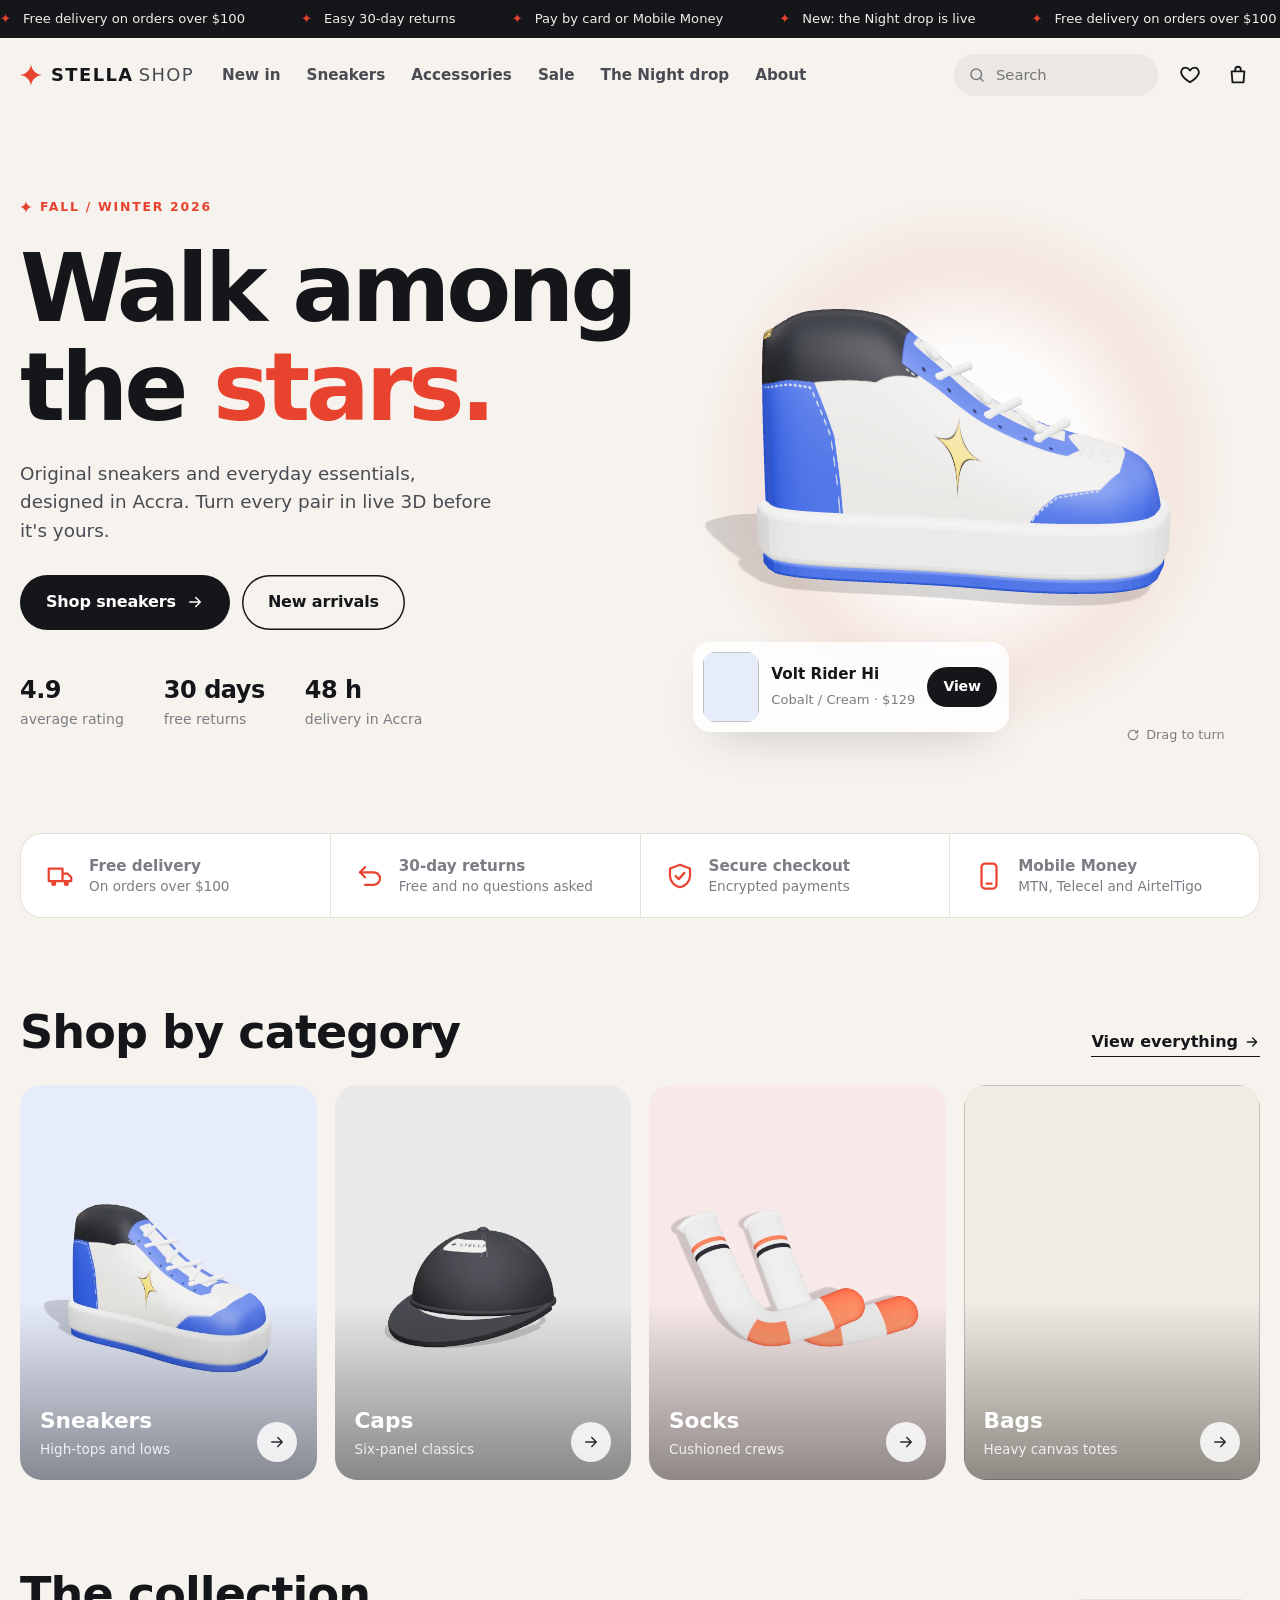
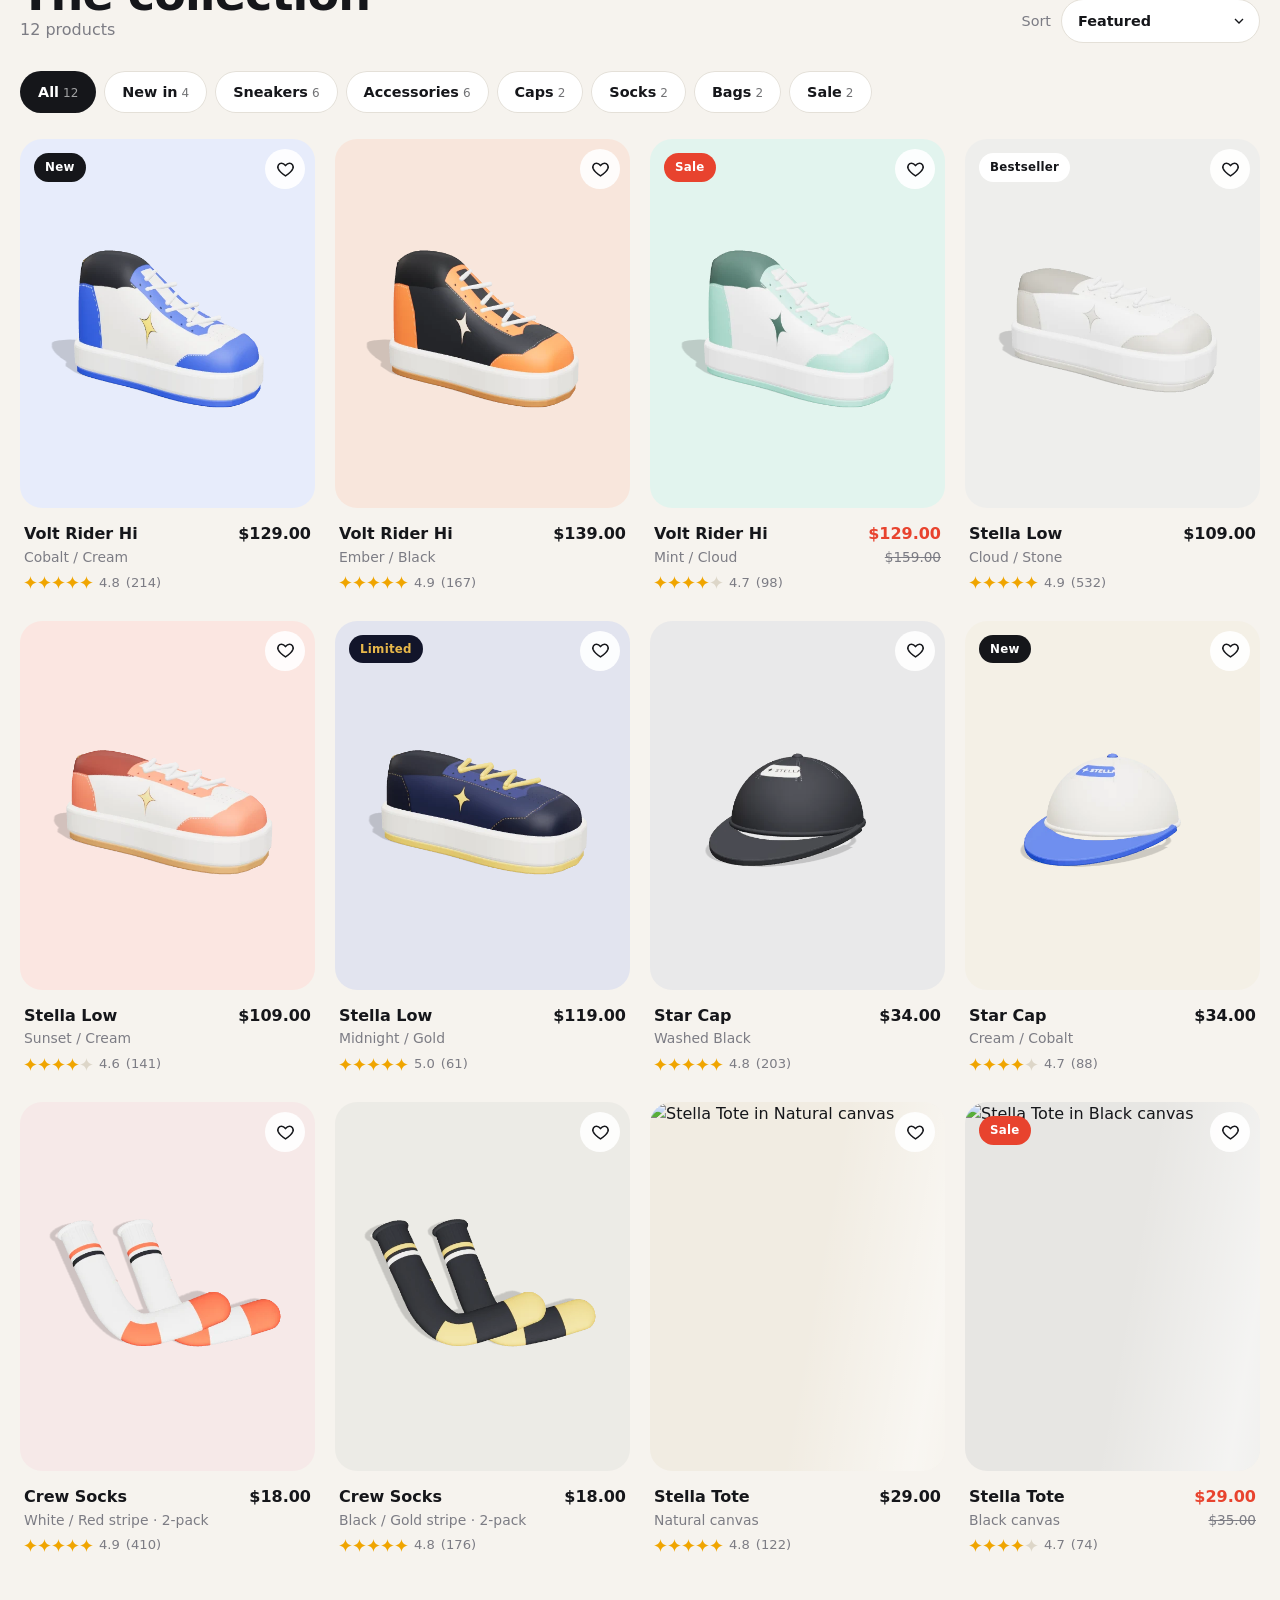
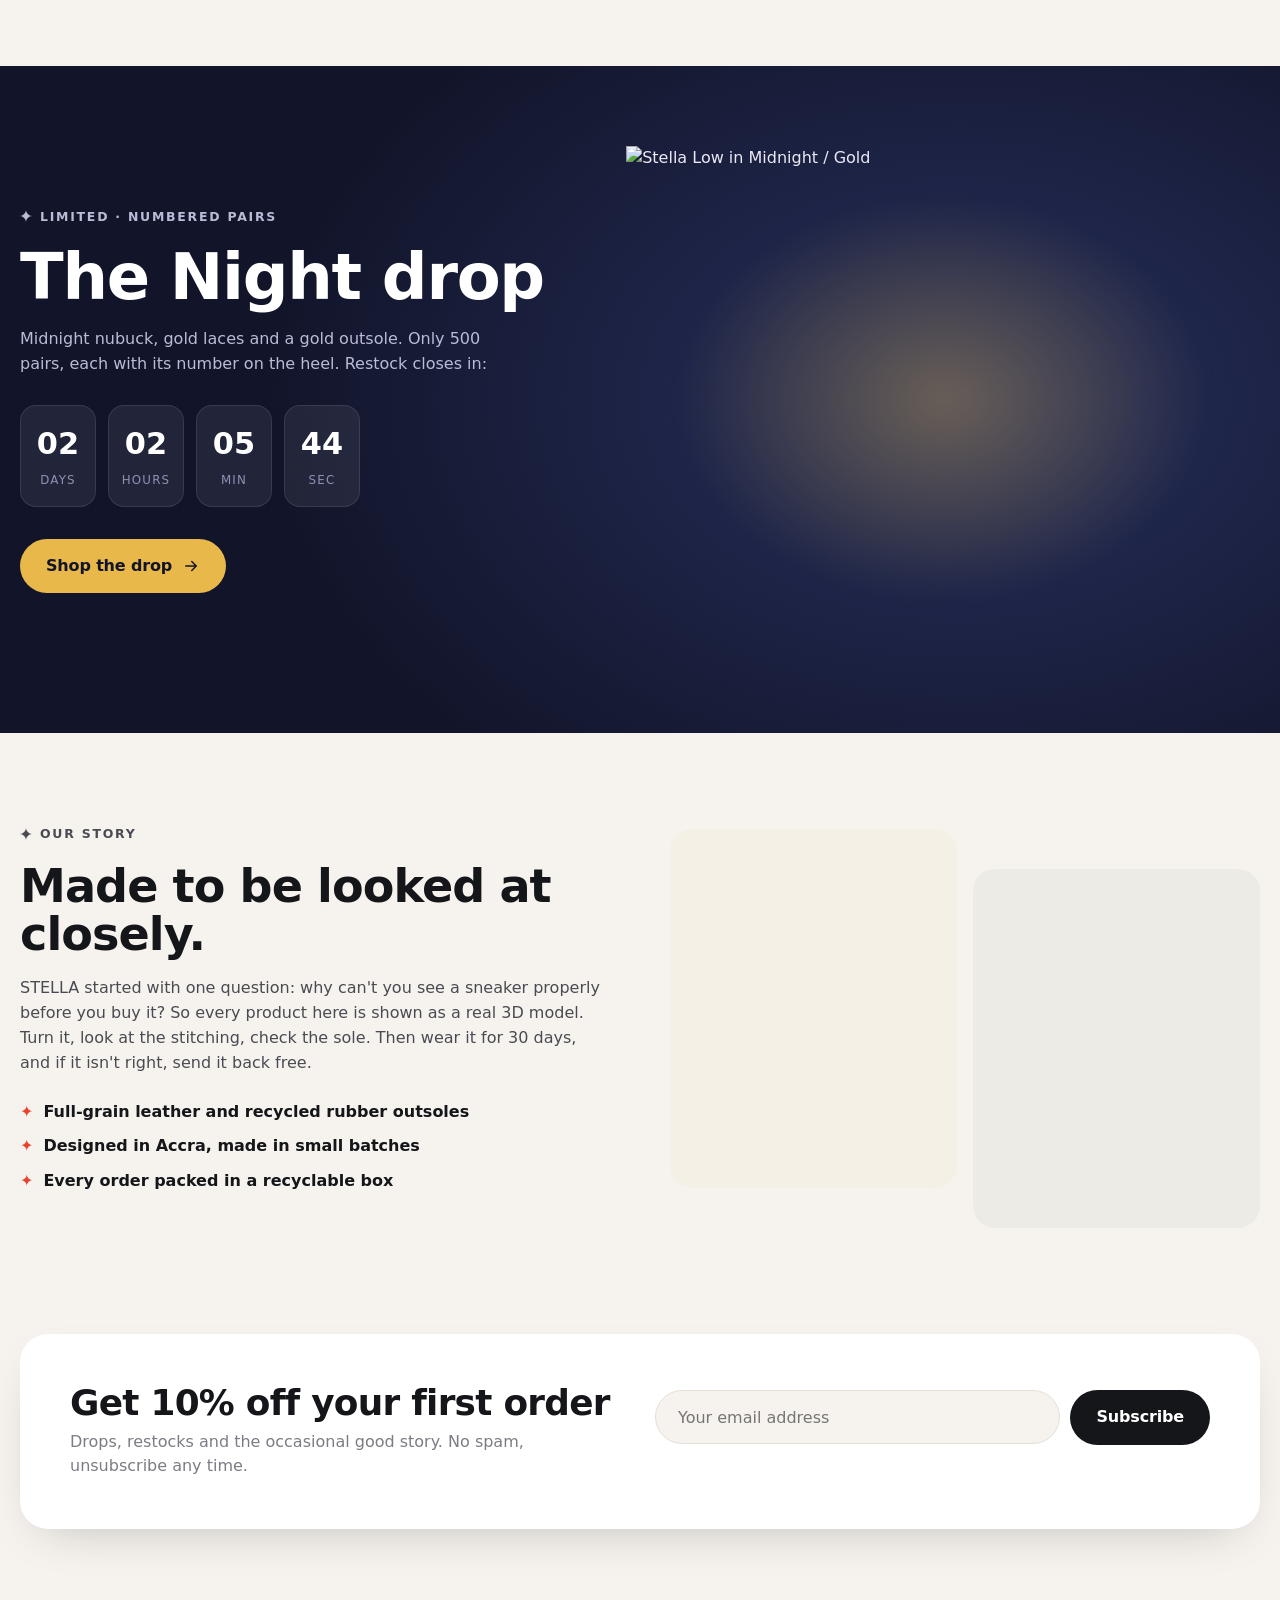
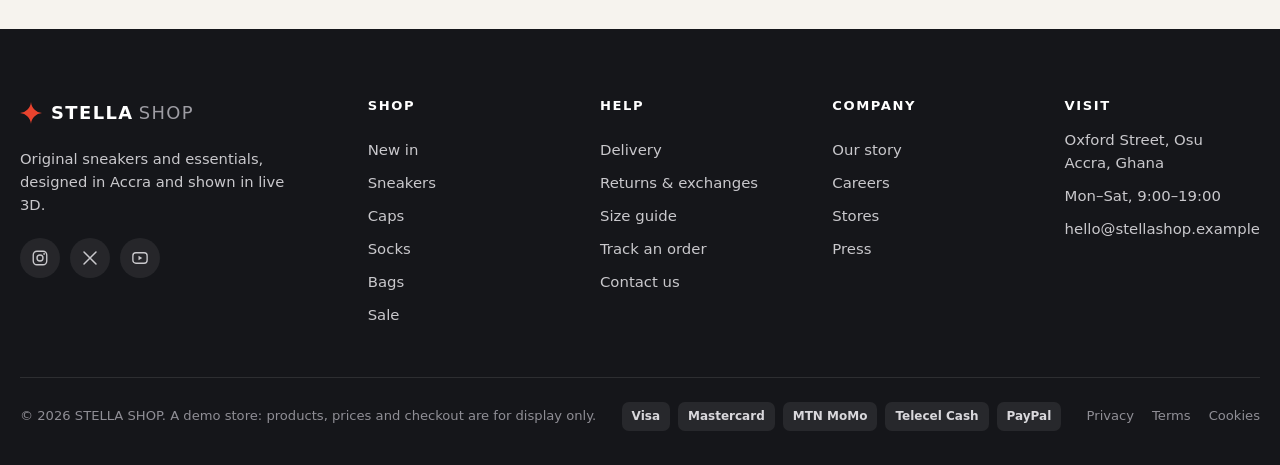
<file: index.html>
<!doctype html>
<html lang="en">
<head>
<meta charset="utf-8">
<meta name="viewport" content="width=device-width, initial-scale=1, viewport-fit=cover">
<title>STELLA SHOP — Sneakers & essentials</title>
<meta name="description" content="STELLA SHOP: original sneakers, caps, socks and totes, shown in live 3D.">
<meta name="theme-color" content="#f6f3ee">
<link rel="icon" href="data:image/svg+xml,%3Csvg xmlns='http://www.w3.org/2000/svg' viewBox='0 0 24 24'%3E%3Cpath fill='%23e8432e' d='M12 0C12.6 6.5 17.5 11.4 24 12C17.5 12.6 12.6 17.5 12 24C11.4 17.5 6.5 12.6 0 12C6.5 11.4 11.4 6.5 12 0Z'/%3E%3C/svg%3E">
<link rel="stylesheet" href="css/style.css">
<script type="importmap">
{ "imports": { "three": "./vendor/three/build/three.module.min.js", "three/addons/": "./vendor/three/examples/jsm/" } }
</script>
</head>
<body>
<svg width="0" height="0" style="position:absolute" aria-hidden="true">
  <symbol id="i-star" viewBox="0 0 24 24"><path d="M12 0C12.6 6.5 17.5 11.4 24 12C17.5 12.6 12.6 17.5 12 24C11.4 17.5 6.5 12.6 0 12C6.5 11.4 11.4 6.5 12 0Z"/></symbol>
  <symbol id="i-search" viewBox="0 0 24 24"><circle cx="11" cy="11" r="7" fill="none" stroke="currentColor" stroke-width="2"/><path d="m20 20-4-4" stroke="currentColor" stroke-width="2" stroke-linecap="round"/></symbol>
  <symbol id="i-heart" viewBox="0 0 24 24"><path d="M12 20s-7.5-4.6-9.3-9.2C1.5 7.4 3.6 4 7 4c2.1 0 3.6 1.2 5 3 1.4-1.8 2.9-3 5-3 3.4 0 5.5 3.4 4.3 6.8C19.5 15.4 12 20 12 20Z" fill="none" stroke="currentColor" stroke-width="2" stroke-linejoin="round"/></symbol>
  <symbol id="i-heart-fill" viewBox="0 0 24 24"><path d="M12 20s-7.5-4.6-9.3-9.2C1.5 7.4 3.6 4 7 4c2.1 0 3.6 1.2 5 3 1.4-1.8 2.9-3 5-3 3.4 0 5.5 3.4 4.3 6.8C19.5 15.4 12 20 12 20Z"/></symbol>
  <symbol id="i-bag" viewBox="0 0 24 24"><path d="M5 8h14l-1 12H6L5 8Z" fill="none" stroke="currentColor" stroke-width="2" stroke-linejoin="round"/><path d="M9 8V6a3 3 0 0 1 6 0v2" fill="none" stroke="currentColor" stroke-width="2"/></symbol>
  <symbol id="i-menu" viewBox="0 0 24 24"><path d="M4 7h16M4 12h16M4 17h16" stroke="currentColor" stroke-width="2" stroke-linecap="round"/></symbol>
  <symbol id="i-close" viewBox="0 0 24 24"><path d="m6 6 12 12M18 6 6 18" stroke="currentColor" stroke-width="2" stroke-linecap="round"/></symbol>
  <symbol id="i-arrow" viewBox="0 0 24 24"><path d="M5 12h14m-6-6 6 6-6 6" fill="none" stroke="currentColor" stroke-width="2" stroke-linecap="round" stroke-linejoin="round"/></symbol>
  <symbol id="i-truck" viewBox="0 0 24 24"><path d="M3 6h11v10H3zM14 10h4l3 3v3h-7z" fill="none" stroke="currentColor" stroke-width="1.8" stroke-linejoin="round"/><circle cx="7" cy="18" r="2" fill="currentColor"/><circle cx="17" cy="18" r="2" fill="currentColor"/></symbol>
  <symbol id="i-return" viewBox="0 0 24 24"><path d="M4 9h11a5 5 0 0 1 0 10H8" fill="none" stroke="currentColor" stroke-width="1.8" stroke-linecap="round"/><path d="m8 5-4 4 4 4" fill="none" stroke="currentColor" stroke-width="1.8" stroke-linecap="round" stroke-linejoin="round"/></symbol>
  <symbol id="i-shield" viewBox="0 0 24 24"><path d="M12 3 4 6v6c0 4.5 3.4 8 8 9 4.6-1 8-4.5 8-9V6l-8-3Z" fill="none" stroke="currentColor" stroke-width="1.8" stroke-linejoin="round"/><path d="m8.5 12 2.5 2.5 4.5-5" fill="none" stroke="currentColor" stroke-width="1.8" stroke-linecap="round" stroke-linejoin="round"/></symbol>
  <symbol id="i-phone" viewBox="0 0 24 24"><rect x="6" y="2" width="12" height="20" rx="3" fill="none" stroke="currentColor" stroke-width="1.8"/><path d="M10 18h4" stroke="currentColor" stroke-width="1.8" stroke-linecap="round"/></symbol>
  <symbol id="i-rotate" viewBox="0 0 24 24"><path d="M20 12a8 8 0 1 1-2.3-5.7M20 4v4h-4" fill="none" stroke="currentColor" stroke-width="2" stroke-linecap="round" stroke-linejoin="round"/></symbol>
  <symbol id="i-ig" viewBox="0 0 24 24"><rect x="3" y="3" width="18" height="18" rx="5" fill="none" stroke="currentColor" stroke-width="1.8"/><circle cx="12" cy="12" r="4" fill="none" stroke="currentColor" stroke-width="1.8"/><circle cx="17.5" cy="6.5" r="1.2" fill="currentColor"/></symbol>
  <symbol id="i-x" viewBox="0 0 24 24"><path d="M4 4l16 16M20 4 4 20" stroke="currentColor" stroke-width="2" stroke-linecap="round"/></symbol>
  <symbol id="i-play" viewBox="0 0 24 24"><rect x="2.5" y="5" width="19" height="14" rx="4" fill="none" stroke="currentColor" stroke-width="1.8"/><path d="m10 9 5 3-5 3z" fill="currentColor"/></symbol>
</svg>

<a class="skip" href="#shop">Skip to products</a>

<div class="announce" role="note">
  <div class="announce__track">
    <span>Free delivery on orders over $100</span><span>Easy 30-day returns</span><span>Pay by card or Mobile Money</span><span>New: the Night drop is live</span>
    <span aria-hidden="true">Free delivery on orders over $100</span><span aria-hidden="true">Easy 30-day returns</span><span aria-hidden="true">Pay by card or Mobile Money</span><span aria-hidden="true">New: the Night drop is live</span>
  </div>
</div>

<header class="header" id="top">
  <div class="header__inner wrap">
    <button class="icon-btn header__burger" id="burger" aria-label="Open menu" aria-expanded="false"><svg><use href="#i-menu"/></svg></button>
    <a class="logo" href="#top" aria-label="STELLA SHOP home">
      <svg class="logo__mark"><use href="#i-star"/></svg>
      <span class="logo__word">STELLA<span>SHOP</span></span>
    </a>
    <nav class="nav" id="nav" aria-label="Main">
      <a href="#shop" data-filter="new">New in</a>
      <a href="#shop" data-filter="sneakers">Sneakers</a>
      <a href="#shop" data-filter="accessories">Accessories</a>
      <a href="#shop" data-filter="sale">Sale</a>
      <a href="#drop">The Night drop</a>
      <a href="#about">About</a>
    </nav>
    <div class="header__actions">
      <label class="search">
        <svg><use href="#i-search"/></svg>
        <input id="search" type="search" placeholder="Search" autocomplete="off" aria-label="Search products">
      </label>
      <button class="icon-btn" id="openWish" aria-label="Wishlist"><svg><use href="#i-heart"/></svg><span class="count" id="wishCount" hidden>0</span></button>
      <button class="icon-btn" id="openCart" aria-label="Shopping bag"><svg><use href="#i-bag"/></svg><span class="count" id="cartCount" hidden>0</span></button>
    </div>
  </div>
</header>

<main>
  <!-- Hero -->
  <section class="hero">
    <div class="hero__inner wrap">
      <div class="hero__copy">
        <p class="eyebrow"><svg><use href="#i-star"/></svg> Fall / Winter 2026</p>
        <h1>Walk among<br>the <em>stars.</em></h1>
        <p class="lead">Original sneakers and everyday essentials, designed in Accra. Turn every pair in live 3D before it's yours.</p>
        <div class="hero__ctas">
          <a class="btn btn--dark" href="#shop" data-filter="sneakers">Shop sneakers <svg><use href="#i-arrow"/></svg></a>
          <a class="btn btn--ghost" href="#shop" data-filter="new">New arrivals</a>
        </div>
        <dl class="hero__stats">
          <div><dt>4.9</dt><dd>average rating</dd></div>
          <div><dt>30 days</dt><dd>free returns</dd></div>
          <div><dt>48 h</dt><dd>delivery in Accra</dd></div>
        </dl>
      </div>
      <div class="hero__stage">
        <div class="hero__halo" aria-hidden="true"></div>
        <canvas id="heroCanvas" aria-label="Volt Rider Hi in 3D. Drag to turn it."></canvas>
        <div class="hero__card">
          <img id="heroThumb" alt="" width="56" height="70">
          <div><strong>Volt Rider Hi</strong><span>Cobalt / Cream · $129</span></div>
          <button class="btn btn--small btn--dark" data-quick="volt-hi-cobalt">View</button>
        </div>
        <p class="hint"><svg><use href="#i-rotate"/></svg> Drag to turn</p>
      </div>
    </div>
  </section>

  <!-- Benefits strip -->
  <section class="perks wrap" aria-label="Why shop with us">
    <div><svg><use href="#i-truck"/></svg><p><strong>Free delivery</strong>On orders over $100</p></div>
    <div><svg><use href="#i-return"/></svg><p><strong>30-day returns</strong>Free and no questions asked</p></div>
    <div><svg><use href="#i-shield"/></svg><p><strong>Secure checkout</strong>Encrypted payments</p></div>
    <div><svg><use href="#i-phone"/></svg><p><strong>Mobile Money</strong>MTN, Telecel and AirtelTigo</p></div>
  </section>

  <!-- Categories -->
  <section class="section wrap" aria-labelledby="cat-title">
    <div class="section__head">
      <h2 id="cat-title">Shop by category</h2>
      <a class="link" href="#shop" data-filter="all">View everything <svg><use href="#i-arrow"/></svg></a>
    </div>
    <div class="cats" id="cats"></div>
  </section>

  <!-- Products -->
  <section class="section wrap" id="shop" aria-labelledby="shop-title">
    <div class="section__head">
      <div>
        <h2 id="shop-title">The collection</h2>
        <p class="muted" id="resultCount"></p>
      </div>
      <label class="sort">Sort
        <select id="sort">
          <option value="featured">Featured</option>
          <option value="new">Newest</option>
          <option value="low">Price: low to high</option>
          <option value="high">Price: high to low</option>
          <option value="rating">Top rated</option>
        </select>
      </label>
    </div>
    <div class="chips" id="chips" role="tablist" aria-label="Filter products"></div>
    <div class="grid" id="grid" aria-live="polite"></div>
    <p class="empty" id="empty" hidden>No products match "<span id="emptyTerm"></span>". Try another search.</p>
  </section>

  <!-- Drop banner -->
  <section class="drop" id="drop" aria-labelledby="drop-title">
    <div class="drop__inner wrap">
      <div class="drop__copy">
        <p class="eyebrow eyebrow--gold"><svg><use href="#i-star"/></svg> Limited · numbered pairs</p>
        <h2 id="drop-title">The Night drop</h2>
        <p>Midnight nubuck, gold laces and a gold outsole. Only 500 pairs, each with its number on the heel. Restock closes in:</p>
        <div class="countdown" id="countdown" aria-live="off">
          <div><b data-u="d">00</b><span>days</span></div>
          <div><b data-u="h">00</b><span>hours</span></div>
          <div><b data-u="m">00</b><span>min</span></div>
          <div><b data-u="s">00</b><span>sec</span></div>
        </div>
        <button class="btn btn--gold" data-quick="stella-low-night">Shop the drop <svg><use href="#i-arrow"/></svg></button>
      </div>
      <div class="drop__art">
        <img id="dropImage" alt="Stella Low in Midnight / Gold" width="640" height="512">
      </div>
    </div>
  </section>

  <!-- About -->
  <section class="about section wrap" id="about" aria-labelledby="about-title">
    <div class="about__copy">
      <p class="eyebrow"><svg><use href="#i-star"/></svg> Our story</p>
      <h2 id="about-title">Made to be looked at closely.</h2>
      <p>STELLA started with one question: why can't you see a sneaker properly before you buy it? So every product here is shown as a real 3D model. Turn it, look at the stitching, check the sole. Then wear it for 30 days, and if it isn't right, send it back free.</p>
      <ul class="ticks">
        <li>Full-grain leather and recycled rubber outsoles</li>
        <li>Designed in Accra, made in small batches</li>
        <li>Every order packed in a recyclable box</li>
      </ul>
    </div>
    <div class="about__tiles" id="aboutTiles"></div>
  </section>

  <!-- Newsletter -->
  <section class="news wrap" aria-labelledby="news-title">
    <div>
      <h2 id="news-title">Get 10% off your first order</h2>
      <p>Drops, restocks and the occasional good story. No spam, unsubscribe any time.</p>
    </div>
    <form class="news__form" id="newsForm" novalidate>
      <label class="sr-only" for="newsEmail">Email address</label>
      <input id="newsEmail" type="email" placeholder="Your email address" required>
      <button class="btn btn--dark" type="submit">Subscribe</button>
      <p class="news__msg" id="newsMsg" role="status"></p>
    </form>
  </section>
</main>

<footer class="footer">
  <div class="footer__inner wrap">
    <div class="footer__brand">
      <a class="logo logo--light" href="#top" aria-label="STELLA SHOP home">
        <svg class="logo__mark"><use href="#i-star"/></svg>
        <span class="logo__word">STELLA<span>SHOP</span></span>
      </a>
      <p>Original sneakers and essentials, designed in Accra and shown in live 3D.</p>
      <div class="socials">
        <a href="#" aria-label="Instagram"><svg><use href="#i-ig"/></svg></a>
        <a href="#" aria-label="X"><svg><use href="#i-x"/></svg></a>
        <a href="#" aria-label="YouTube"><svg><use href="#i-play"/></svg></a>
      </div>
    </div>
    <nav aria-label="Shop">
      <h3>Shop</h3>
      <a href="#shop" data-filter="new">New in</a>
      <a href="#shop" data-filter="sneakers">Sneakers</a>
      <a href="#shop" data-filter="caps">Caps</a>
      <a href="#shop" data-filter="socks">Socks</a>
      <a href="#shop" data-filter="bags">Bags</a>
      <a href="#shop" data-filter="sale">Sale</a>
    </nav>
    <nav aria-label="Help">
      <h3>Help</h3>
      <a href="#">Delivery</a>
      <a href="#">Returns &amp; exchanges</a>
      <a href="#">Size guide</a>
      <a href="#">Track an order</a>
      <a href="#">Contact us</a>
    </nav>
    <nav aria-label="Company">
      <h3>Company</h3>
      <a href="#about">Our story</a>
      <a href="#">Careers</a>
      <a href="#">Stores</a>
      <a href="#">Press</a>
    </nav>
    <div class="footer__contact">
      <h3>Visit</h3>
      <p>Oxford Street, Osu<br>Accra, Ghana</p>
      <p>Mon–Sat, 9:00–19:00</p>
      <p><a href="mailto:hello@stellashop.example">hello@stellashop.example</a></p>
    </div>
  </div>
  <div class="footer__bottom wrap">
    <p>© <span id="year">2026</span> STELLA SHOP. A demo store: products, prices and checkout are for display only.</p>
    <ul class="pay" aria-label="Payment methods">
      <li>Visa</li><li>Mastercard</li><li>MTN MoMo</li><li>Telecel Cash</li><li>PayPal</li>
    </ul>
    <nav class="legal" aria-label="Legal"><a href="#">Privacy</a><a href="#">Terms</a><a href="#">Cookies</a></nav>
  </div>
</footer>

<!-- Mobile menu -->
<div class="sheet sheet--left" id="menu" aria-hidden="true">
  <div class="sheet__panel" role="dialog" aria-modal="true" aria-label="Menu">
    <div class="sheet__head"><span class="logo__word">STELLA<span>SHOP</span></span><button class="icon-btn" data-close aria-label="Close menu"><svg><use href="#i-close"/></svg></button></div>
    <nav class="menu-links" id="menuLinks"></nav>
  </div>
</div>

<!-- Cart drawer -->
<div class="sheet" id="cart" aria-hidden="true">
  <div class="sheet__panel" role="dialog" aria-modal="true" aria-labelledby="cart-title">
    <div class="sheet__head"><h2 id="cart-title">Your bag</h2><button class="icon-btn" data-close aria-label="Close bag"><svg><use href="#i-close"/></svg></button></div>
    <div class="ship" id="ship"><p id="shipText"></p><div class="ship__bar"><span id="shipBar"></span></div></div>
    <ul class="lines" id="lines"></ul>
    <div class="cart-empty" id="cartEmpty">
      <svg><use href="#i-bag"/></svg>
      <p>Your bag is empty.</p>
      <a class="btn btn--dark" href="#shop" data-close>Start shopping</a>
    </div>
    <div class="sheet__foot" id="cartFoot">
      <div class="row"><span>Subtotal</span><strong id="subtotal">$0.00</strong></div>
      <p class="muted small">Taxes and delivery calculated at checkout.</p>
      <button class="btn btn--dark btn--block" id="checkout">Checkout <svg><use href="#i-arrow"/></svg></button>
    </div>
  </div>
</div>

<!-- Wishlist drawer -->
<div class="sheet" id="wish" aria-hidden="true">
  <div class="sheet__panel" role="dialog" aria-modal="true" aria-labelledby="wish-title">
    <div class="sheet__head"><h2 id="wish-title">Wishlist</h2><button class="icon-btn" data-close aria-label="Close wishlist"><svg><use href="#i-close"/></svg></button></div>
    <ul class="lines" id="wishLines"></ul>
    <div class="cart-empty" id="wishEmpty"><svg><use href="#i-heart"/></svg><p>Tap the heart on any product to save it here.</p></div>
  </div>
</div>

<!-- Quick view -->
<div class="modal" id="quick" aria-hidden="true">
  <div class="modal__panel" role="dialog" aria-modal="true" aria-labelledby="qv-name">
    <button class="icon-btn modal__close" data-close aria-label="Close"><svg><use href="#i-close"/></svg></button>
    <div class="qv__stage" id="qvStage">
      <canvas id="qvCanvas" aria-label="Product in 3D. Drag to turn it."></canvas>
      <p class="hint"><svg><use href="#i-rotate"/></svg> Drag to turn</p>
      <div class="qv__thumbs" id="qvThumbs"></div>
    </div>
    <div class="qv__info">
      <p class="eyebrow" id="qv-badge"></p>
      <h2 id="qv-name"></h2>
      <p class="muted" id="qv-colour"></p>
      <div class="qv__price" id="qv-price"></div>
      <div class="rating" id="qv-rating"></div>
      <p id="qv-blurb"></p>
      <div id="qv-sizesWrap">
        <div class="row"><strong>Size</strong><a class="link small" href="#">Size guide</a></div>
        <div class="sizes" id="qv-sizes" role="radiogroup" aria-label="Size"></div>
        <p class="error small" id="qv-sizeErr" hidden>Choose a size first.</p>
      </div>
      <div class="qv__actions">
        <div class="qty" aria-label="Quantity">
          <button id="qtyMinus" aria-label="Less">−</button><span id="qty">1</span><button id="qtyPlus" aria-label="More">+</button>
        </div>
        <button class="btn btn--dark btn--grow" id="addToBag">Add to bag</button>
        <button class="icon-btn icon-btn--outline" id="qvWish" aria-label="Save to wishlist"><svg><use href="#i-heart"/></svg></button>
      </div>
      <details class="acc"><summary>Delivery &amp; returns</summary><p>Free delivery over $100, otherwise $6. Delivered in 48 hours in Accra and 3–5 days elsewhere in Ghana. Returns are free for 30 days.</p></details>
      <details class="acc"><summary>Materials &amp; care</summary><p>Wipe leather with a damp cloth and let it dry naturally. Machine-wash socks and totes at 30 °C.</p></details>
    </div>
  </div>
</div>

<div class="toast" id="toast" role="status" aria-live="polite"></div>

<script type="module" src="js/app.js"></script>
</body>
</html>
</file>
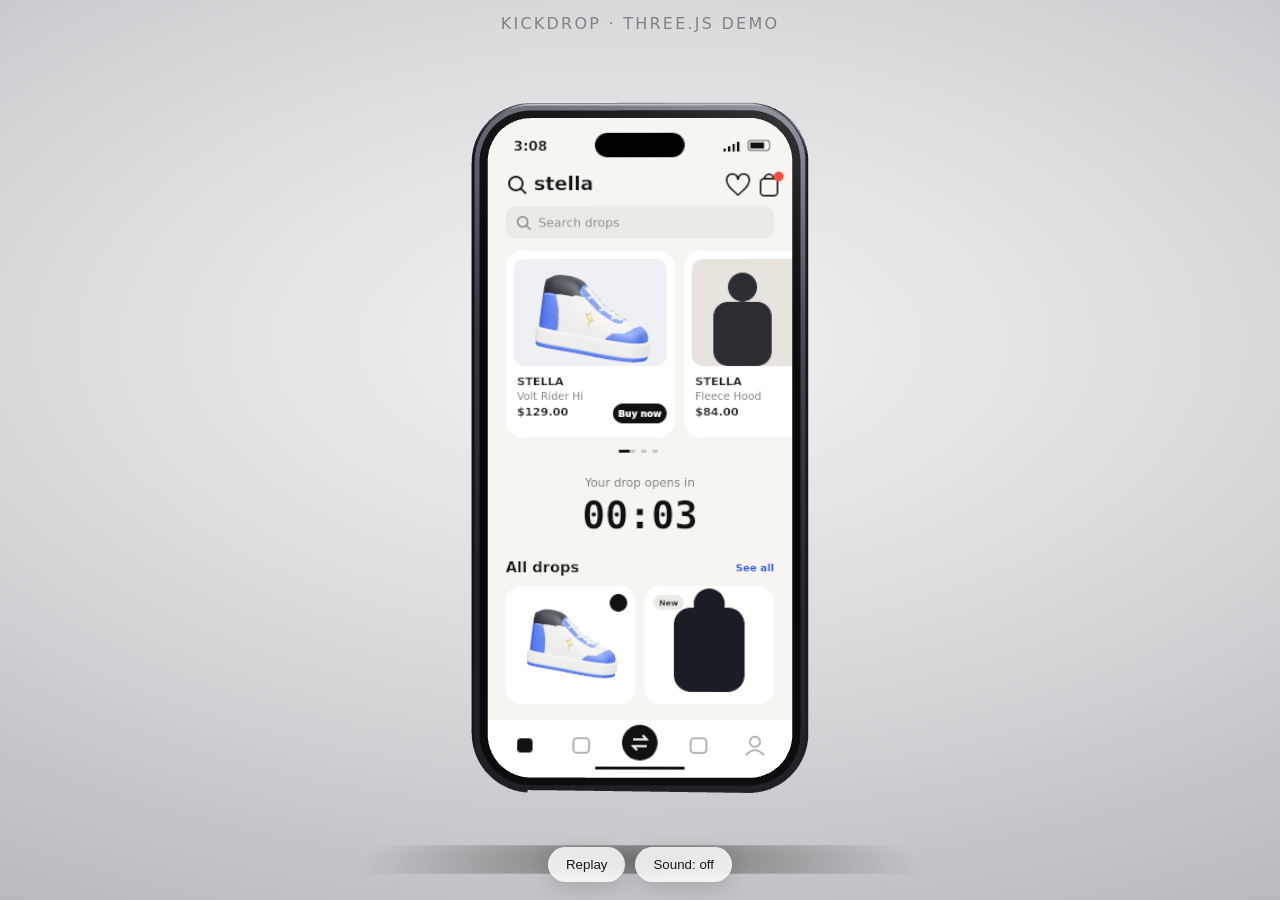
<file: kickdrop/index.html>
<!doctype html>
<html lang="en">
<head>
<meta charset="utf-8">
<meta name="viewport" content="width=device-width, initial-scale=1, viewport-fit=cover">
<title>Kickdrop — a 3D sneaker drop</title>
<style>
  :root { color-scheme: light; }
  html, body { margin: 0; height: 100%; overflow: hidden; background: #cfcfd2;
    font-family: system-ui, -apple-system, "Segoe UI", Roboto, sans-serif; }
  /* Studio backdrop: a soft grey sweep, lighter behind the phone. */
  body { background: radial-gradient(120% 90% at 50% 38%, #f3f3f4 0%, #d9d9dc 42%, #a9a9ae 100%); }
  canvas#stage { position: fixed; inset: 0; width: 100%; height: 100%; display: block; touch-action: none; }
  .hud { position: fixed; left: 0; right: 0; bottom: max(18px, env(safe-area-inset-bottom)); display: flex;
    gap: 10px; justify-content: center; pointer-events: none; }
  .hud button { pointer-events: auto; border: 0; border-radius: 999px; padding: 10px 18px; font: 600 14px/1 inherit;
    color: #16171c; background: rgba(255,255,255,.82); box-shadow: 0 6px 20px rgba(0,0,0,.14);
    backdrop-filter: blur(8px); cursor: pointer; }
  .hud button:active { transform: scale(.96); }
  body.embed { background: transparent; }
  body.embed .tag, body.embed .hud { display: none; }
  .tag { position: fixed; top: max(14px, env(safe-area-inset-top)); left: 0; right: 0; text-align: center;
    font: 600 12px/1 inherit; letter-spacing: .14em; text-transform: uppercase; color: rgba(22,23,28,.45); }
</style>
<script type="importmap">
{ "imports": { "three": "../vendor/three/build/three.module.min.js", "three/addons/": "../vendor/three/examples/jsm/" } }
</script>
</head>
<body>
<canvas id="stage"></canvas>
<div class="tag">Kickdrop · three.js demo</div>
<div class="hud">
  <button id="replay" type="button">Replay</button>
  <button id="sound" type="button">Sound: off</button>
</div>
<script type="module" src="./main.js"></script>
</body>
</html>
</file>
<file: css/style.css>
/* STELLA SHOP — warm studio neutrals, ink type, one red accent. */
:root {
  --bg: #f6f3ee;
  --paper: #ffffff;
  --ink: #15161a;
  --ink-2: #4a4b52;
  --muted: #7c7c84;
  --line: #e4e0d8;
  --accent: #e8432e;
  --gold: #e8b84a;
  --night: #12152a;
  --radius: 22px;
  --radius-sm: 14px;
  --shadow: 0 18px 50px -24px rgba(21, 22, 26, .28);
  --font: "Inter", system-ui, -apple-system, "Segoe UI", Roboto, sans-serif;
  --display: "Inter", system-ui, -apple-system, "Segoe UI", Roboto, sans-serif;
}
*, *::before, *::after { box-sizing: border-box; }
html { scroll-behavior: smooth; scroll-padding-top: 90px; }
body { margin: 0; overflow-x: clip; background: var(--bg); color: var(--ink); font: 16px/1.55 var(--font); -webkit-font-smoothing: antialiased; }
img { display: block; max-width: 100%; }
a { color: inherit; text-decoration: none; }
button { font: inherit; color: inherit; cursor: pointer; }
svg { width: 1em; height: 1em; fill: currentColor; flex: none; }
h1, h2, h3 { margin: 0; letter-spacing: -.02em; line-height: 1.05; }
p { margin: 0; }
.wrap { width: min(1240px, 100% - 40px); margin-inline: auto; }
.muted { color: var(--muted); }
.small { font-size: .85rem; }
.error { color: var(--accent); }
.sr-only, .skip:not(:focus) { position: absolute; width: 1px; height: 1px; overflow: hidden; clip: rect(0 0 0 0); }
.skip:focus { position: fixed; top: 10px; left: 10px; z-index: 100; background: var(--ink); color: #fff; padding: 10px 14px; border-radius: 10px; }
:focus-visible { outline: 2px solid var(--accent); outline-offset: 3px; }
.row { display: flex; justify-content: space-between; align-items: center; gap: 12px; }

/* Buttons */
.btn { display: inline-flex; align-items: center; justify-content: center; gap: 10px; border: 0; border-radius: 999px;
  padding: 15px 26px; font-weight: 650; letter-spacing: -.01em; transition: transform .15s, background .2s, box-shadow .2s; white-space: nowrap; }
.btn svg { width: 18px; height: 18px; transition: transform .2s; }
.btn:hover svg { transform: translateX(3px); }
.btn:active { transform: scale(.97); }
.btn--dark { background: var(--ink); color: #fff; }
.btn--dark:hover { background: #000; box-shadow: 0 12px 26px -12px rgba(0,0,0,.5); }
.btn--ghost { background: transparent; box-shadow: inset 0 0 0 1.5px var(--ink); }
.btn--ghost:hover { background: var(--ink); color: #fff; }
.btn--gold { background: var(--gold); color: var(--night); }
.btn--gold:hover { background: #f2c766; }
.btn--small { padding: 9px 16px; font-size: .88rem; }
.btn--block { width: 100%; }
.btn--grow { flex: 1; }
.btn[disabled] { opacity: .5; pointer-events: none; }
.icon-btn { position: relative; display: grid; place-items: center; width: 44px; height: 44px; border: 0; border-radius: 50%; background: transparent; transition: background .2s; }
.icon-btn:hover { background: rgba(21,22,26,.06); }
.icon-btn svg { width: 22px; height: 22px; }
.icon-btn--outline { box-shadow: inset 0 0 0 1.5px var(--line); width: 52px; height: 52px; }
.icon-btn--outline.on { color: var(--accent); }
.count { position: absolute; top: 4px; right: 2px; min-width: 18px; height: 18px; padding: 0 5px; border-radius: 9px; background: var(--accent); color: #fff;
  font-size: 11px; font-weight: 700; line-height: 18px; text-align: center; }
.count.bump { animation: bump .4s; }
@keyframes bump { 40% { transform: scale(1.35); } }
.link { display: inline-flex; align-items: center; gap: 6px; font-weight: 600; border-bottom: 1.5px solid currentColor; padding-bottom: 1px; }
.link svg { width: 16px; height: 16px; }
.eyebrow { display: inline-flex; align-items: center; gap: 8px; font-size: .78rem; font-weight: 700; letter-spacing: .14em; text-transform: uppercase; color: var(--accent); }
.eyebrow svg { width: 12px; height: 12px; }
.eyebrow--gold { color: var(--gold); }

/* Announcement bar */
.announce { background: var(--ink); color: #f1eee8; font-size: .82rem; overflow: hidden; white-space: nowrap; }
.announce__track { display: inline-flex; gap: 56px; padding: 9px 0; animation: marquee 32s linear infinite; }
.announce__track span::before { content: "✦"; color: var(--accent); margin-right: 12px; }
@keyframes marquee { to { transform: translateX(-50%); } }

/* Header */
.header { position: sticky; top: 0; z-index: 30; background: rgba(246,243,238,.82); backdrop-filter: saturate(1.4) blur(14px); border-bottom: 1px solid transparent; transition: border-color .2s, box-shadow .2s; }
.header.scrolled { border-color: var(--line); box-shadow: 0 6px 24px -18px rgba(0,0,0,.35); }
.header__inner { display: flex; align-items: center; gap: 28px; height: 74px; }
.header__burger { display: none; }
.logo { display: inline-flex; align-items: center; gap: 9px; }
.logo__mark { width: 22px; height: 22px; color: var(--accent); transition: transform .5s; }
.logo:hover .logo__mark { transform: rotate(90deg); }
.logo__word { font-weight: 850; font-size: 1.12rem; letter-spacing: .08em; }
.logo__word span { font-weight: 400; margin-left: 5px; color: var(--ink-2); }
.nav { display: flex; gap: 26px; margin-right: auto; }
.nav a { position: relative; font-weight: 550; font-size: .95rem; color: var(--ink-2); padding: 6px 0; }
.nav a::after { content: ""; position: absolute; left: 0; right: 100%; bottom: 0; height: 2px; background: var(--accent); transition: right .25s; }
.nav a:hover { color: var(--ink); }
.nav a:hover::after, .nav a.active::after { right: 0; }
.header__actions { display: flex; align-items: center; gap: 4px; }
.search { display: flex; align-items: center; gap: 8px; height: 42px; padding: 0 14px; border-radius: 999px; background: rgba(21,22,26,.05); margin-right: 6px; transition: background .2s, box-shadow .2s; }
.search:focus-within { background: #fff; box-shadow: inset 0 0 0 1.5px var(--ink); }
.search svg { width: 18px; height: 18px; color: var(--muted); }
.search input { width: 150px; border: 0; background: none; outline: none; font: inherit; font-size: .92rem; }

/* Hero */
.hero { position: relative; overflow: hidden; }
.hero__inner { display: grid; grid-template-columns: 1.05fr 1fr; align-items: center; gap: 30px; min-height: min(720px, calc(100vh - 110px)); padding: 30px 0 50px; }
.hero h1 { font-size: clamp(3rem, 7.4vw, 6.4rem); font-weight: 800; letter-spacing: -.045em; margin: 18px 0 22px; }
.hero h1 em { font-style: normal; color: var(--accent); }
.lead { font-size: 1.15rem; color: var(--ink-2); max-width: 30rem; }
.hero__ctas { display: flex; flex-wrap: wrap; gap: 12px; margin: 30px 0 42px; }
.hero__stats { display: flex; gap: 40px; margin: 0; }
.hero__stats dt { font-size: 1.5rem; font-weight: 800; letter-spacing: -.02em; }
.hero__stats dd { margin: 0; color: var(--muted); font-size: .88rem; }
.hero__stage { position: relative; height: min(640px, 72vh); }
.hero__halo { position: absolute; inset: 8% 4% 6%; border-radius: 50%;
  background: radial-gradient(closest-side, #ffffff 0%, rgba(255,255,255,.7) 45%, rgba(232,67,46,.08) 75%, transparent 100%); }
.hero__stage canvas { position: absolute; inset: 0; width: 100%; height: 100%; cursor: grab; touch-action: pan-y; }
canvas.grabbing { cursor: grabbing; }
.hero__card { position: absolute; left: 4%; bottom: 8%; display: flex; align-items: center; gap: 12px; padding: 10px 12px 10px 10px; border-radius: 18px;
  background: rgba(255,255,255,.85); backdrop-filter: blur(10px); box-shadow: var(--shadow); animation: rise .8s .4s both; }
.hero__card img { width: 56px; height: 70px; object-fit: cover; border-radius: 12px; background: #e7ecfb; }
.hero__card strong { display: block; font-size: .95rem; }
.hero__card span { font-size: .82rem; color: var(--muted); }
.hint { position: absolute; right: 6%; bottom: 6%; display: flex; align-items: center; gap: 6px; font-size: .8rem; color: var(--muted); pointer-events: none; }
.hint svg { width: 14px; height: 14px; }
@keyframes rise { from { opacity: 0; transform: translateY(16px); } }

/* Perks */
.perks { display: grid; grid-template-columns: repeat(4, 1fr); gap: 1px; background: var(--line); border: 1px solid var(--line); border-radius: var(--radius); overflow: hidden; }
.perks > div { display: flex; gap: 14px; align-items: center; padding: 22px 24px; background: var(--paper); }
.perks svg { width: 30px; height: 30px; color: var(--accent); }
.perks strong { display: block; font-size: .95rem; }
.perks p { font-size: .85rem; color: var(--muted); line-height: 1.35; }

/* Sections */
.section { padding: 90px 0 0; }
.section__head { display: flex; justify-content: space-between; align-items: flex-end; gap: 20px; margin-bottom: 28px; }
.section h2 { font-size: clamp(2rem, 3.6vw, 3rem); font-weight: 800; }

/* Categories */
.cats { display: grid; grid-template-columns: repeat(4, 1fr); gap: 18px; }
.cat { position: relative; display: block; aspect-ratio: 3 / 4; border-radius: var(--radius); overflow: hidden; background: var(--paper); isolation: isolate; }
.cat img { position: absolute; inset: 0; width: 100%; height: 100%; object-fit: cover; transition: transform .6s cubic-bezier(.2,.7,.2,1); }
.cat:hover img { transform: scale(1.06) rotate(-1.5deg); }
.cat::after { content: ""; position: absolute; inset: 0; background: linear-gradient(to top, rgba(0,0,0,.42), transparent 45%); z-index: 1; }
.cat__label { position: absolute; left: 20px; right: 20px; bottom: 18px; z-index: 2; color: #fff; display: flex; justify-content: space-between; align-items: flex-end; }
.cat__label strong { font-size: 1.35rem; display: block; }
.cat__label span { font-size: .85rem; opacity: .85; }
.cat__go { display: grid; place-items: center; width: 40px; height: 40px; border-radius: 50%; background: #fff; color: var(--ink); transition: transform .3s; }
.cat:hover .cat__go { transform: rotate(-45deg); }
.cat__go svg { width: 18px; height: 18px; }

/* Filters */
.chips { display: flex; flex-wrap: wrap; gap: 8px; margin-bottom: 26px; }
.chip { border: 0; padding: 10px 18px; border-radius: 999px; background: var(--paper); box-shadow: inset 0 0 0 1px var(--line); font-weight: 600; font-size: .9rem; transition: background .2s, color .2s; }
.chip:hover { box-shadow: inset 0 0 0 1px var(--ink); }
.chip[aria-selected="true"] { background: var(--ink); color: #fff; box-shadow: none; }
.chip small { opacity: .6; margin-left: 4px; font-weight: 500; }
.sort { display: inline-flex; align-items: center; gap: 10px; font-size: .9rem; color: var(--muted); }
.sort select { appearance: none; font: inherit; color: var(--ink); font-weight: 600; padding: 10px 38px 10px 16px; border-radius: 999px; border: 1px solid var(--line); background: var(--paper) url("data:image/svg+xml,%3Csvg xmlns='http://www.w3.org/2000/svg' viewBox='0 0 24 24'%3E%3Cpath d='m6 9 6 6 6-6' fill='none' stroke='%2315161a' stroke-width='2'/%3E%3C/svg%3E") no-repeat right 12px center / 16px; cursor: pointer; }

/* Product grid */
.grid { display: grid; grid-template-columns: repeat(4, minmax(0, 1fr)); gap: 28px 20px; }
.card { position: relative; animation: rise .5s both; }
.card__frame { position: relative; aspect-ratio: 4 / 5; border-radius: var(--radius); overflow: hidden; background: var(--tint, #eee); }
.card__media { position: absolute; inset: 0; display: block; cursor: pointer; }
.card__media img { position: absolute; inset: 0; width: 100%; height: 100%; object-fit: cover; transition: opacity .45s, transform .6s cubic-bezier(.2,.7,.2,1); }
.card__media img.alt { opacity: 0; }
.card:hover .card__media img.main { opacity: 0; transform: scale(1.03); }
.card:hover .card__media img.alt { opacity: 1; transform: scale(1.03); }
.card__frame.loading::before { content: ""; position: absolute; inset: 0; background: linear-gradient(100deg, transparent 30%, rgba(255,255,255,.55) 50%, transparent 70%); background-size: 200% 100%; animation: shimmer 1.2s infinite; }
@keyframes shimmer { from { background-position: 150% 0; } to { background-position: -50% 0; } }
.badge { position: absolute; top: 14px; left: 14px; z-index: 2; padding: 5px 11px; border-radius: 999px; background: #fff; font-size: .74rem; font-weight: 700; letter-spacing: .02em; }
.badge--Sale { background: var(--accent); color: #fff; }
.badge--Limited { background: var(--night); color: var(--gold); }
.badge--New { background: var(--ink); color: #fff; }
.card__wish { position: absolute; top: 10px; right: 10px; z-index: 2; background: rgba(255,255,255,.9); width: 40px; height: 40px; }
.card__wish:hover { background: #fff; }
.card__wish svg { width: 19px; height: 19px; }
.card__wish.on { color: var(--accent); }
.card__quick { position: absolute; left: 12px; right: 12px; bottom: 12px; z-index: 2; transform: translateY(calc(100% + 14px)); transition: transform .3s cubic-bezier(.2,.7,.2,1); }
.card:hover .card__quick, .card:focus-within .card__quick { transform: none; }
.card__body { display: flex; justify-content: space-between; gap: 10px; padding: 14px 4px 0; }
.card__name { font-weight: 700; }
.card__colour { font-size: .87rem; color: var(--muted); overflow-wrap: anywhere; }
.card__body > div { min-width: 0; }
.price { font-weight: 700; white-space: nowrap; text-align: right; }
.price s { display: block; color: var(--muted); font-weight: 500; font-size: .85rem; }
.price.sale { color: var(--accent); }
.rating { display: flex; align-items: center; gap: 6px; font-size: .82rem; color: var(--muted); padding: 4px 4px 0; }
.stars { display: inline-flex; gap: 1px; color: #f0a500; }
.stars svg { width: 13px; height: 13px; }
.stars .off { color: #ddd6c8; }
.empty { padding: 40px 0; text-align: center; color: var(--muted); }

/* Drop */
.drop { margin-top: 110px; background: radial-gradient(90% 120% at 75% 50%, #26305e 0%, var(--night) 60%); color: #ece9f6; overflow: hidden; }
.drop__inner { display: grid; grid-template-columns: 1fr 1.1fr; align-items: center; gap: 30px; padding: 80px 0; }
.drop h2 { font-size: clamp(2.4rem, 5vw, 4.2rem); font-weight: 800; margin: 14px 0 16px; color: #fff; }
.drop p { color: #b9bcd6; max-width: 30rem; }
.countdown { display: flex; gap: 12px; margin: 28px 0 32px; }
.countdown div { min-width: 76px; padding: 14px 10px; border-radius: 16px; background: rgba(255,255,255,.07); border: 1px solid rgba(255,255,255,.1); text-align: center; }
.countdown b { display: block; font-size: 1.9rem; font-variant-numeric: tabular-nums; color: #fff; }
.countdown span { font-size: .74rem; letter-spacing: .1em; text-transform: uppercase; color: #8d91b4; }
.drop__art { position: relative; }
.drop__art::before { content: ""; position: absolute; inset: 10% 8%; border-radius: 50%; background: radial-gradient(closest-side, rgba(232,184,74,.35), transparent); filter: blur(10px); }
.drop__art img { position: relative; width: 100%; height: auto; animation: float 6s ease-in-out infinite; }
@keyframes float { 50% { transform: translateY(-14px) rotate(-1deg); } }

/* About */
.about { display: grid; grid-template-columns: 1fr 1fr; gap: 60px; align-items: center; }
.about h2 { margin: 14px 0 18px; }
.about p { color: var(--ink-2); }
.ticks { list-style: none; padding: 0; margin: 24px 0 0; display: grid; gap: 10px; }
.ticks li { display: flex; gap: 10px; font-weight: 550; }
.ticks li::before { content: "✦"; color: var(--accent); }
.about__tiles { display: grid; grid-template-columns: 1fr 1fr; gap: 16px; }
.about__tiles figure { margin: 0; border-radius: var(--radius); overflow: hidden; background: var(--tint); aspect-ratio: 4 / 5; }
.about__tiles figure:nth-child(2) { transform: translateY(40px); }
.about__tiles img { width: 100%; height: 100%; object-fit: cover; }

/* Newsletter */
.news { margin-top: 140px; display: grid; grid-template-columns: 1fr 1fr; gap: 30px; align-items: center; padding: 50px; border-radius: 28px; background: var(--paper); box-shadow: var(--shadow); }
.news h2 { font-size: clamp(1.6rem, 2.8vw, 2.3rem); font-weight: 800; margin-bottom: 8px; }
.news p { color: var(--muted); }
.news__form { display: flex; flex-wrap: wrap; gap: 10px; }
.news__form input { flex: 1; min-width: 200px; height: 54px; padding: 0 22px; border-radius: 999px; border: 1px solid var(--line); background: var(--bg); font: inherit; outline: none; }
.news__form input:focus { border-color: var(--ink); background: #fff; }
.news__msg { flex-basis: 100%; font-size: .88rem; min-height: 1.3em; }
.news__msg.ok { color: #1f8a4c; }
.news__msg.bad { color: var(--accent); }

/* Footer */
.footer { margin-top: 100px; background: var(--ink); color: #c9c8cc; }
.footer__inner { display: grid; grid-template-columns: 1.6fr repeat(4, 1fr); gap: 40px; padding: 70px 0 50px; }
.logo--light .logo__word { color: #fff; }
.logo--light .logo__word span { color: #9d9ca3; }
.footer__brand p { margin: 16px 0 22px; max-width: 18rem; font-size: .92rem; }
.socials { display: flex; gap: 10px; }
.socials a { display: grid; place-items: center; width: 40px; height: 40px; border-radius: 50%; background: rgba(255,255,255,.07); transition: background .2s, color .2s; }
.socials a:hover { background: var(--accent); color: #fff; }
.socials svg { width: 18px; height: 18px; }
.footer h3 { color: #fff; font-size: .82rem; letter-spacing: .12em; text-transform: uppercase; margin-bottom: 16px; }
.footer nav { display: flex; flex-direction: column; gap: 10px; font-size: .93rem; }
.footer nav a:hover, .footer__contact a:hover { color: #fff; }
.footer__contact p { font-size: .93rem; margin-bottom: 10px; }
.footer__bottom { display: flex; flex-wrap: wrap; align-items: center; justify-content: space-between; gap: 16px; padding: 24px 0 34px; border-top: 1px solid rgba(255,255,255,.1); font-size: .82rem; color: #8f8e95; }
.pay { display: flex; flex-wrap: wrap; gap: 8px; list-style: none; margin: 0; padding: 0; }
.pay li { padding: 5px 10px; border-radius: 7px; background: rgba(255,255,255,.08); color: #d9d8dc; font-weight: 600; font-size: .75rem; }
.legal { flex-direction: row !important; gap: 18px !important; font-size: .82rem !important; }

/* Sheets (drawers) */
.sheet, .modal { position: fixed; inset: 0; z-index: 50; visibility: hidden; }
.sheet::before, .modal::before { content: ""; position: absolute; inset: 0; background: rgba(15,16,20,.45); opacity: 0; transition: opacity .3s; }
.sheet.open, .modal.open { visibility: visible; }
.sheet.open::before, .modal.open::before { opacity: 1; }
.sheet__panel { position: absolute; top: 0; right: 0; bottom: 0; width: min(440px, 100%); display: flex; flex-direction: column; background: var(--bg); transform: translateX(100%); transition: transform .35s cubic-bezier(.2,.7,.2,1); }
.sheet--left .sheet__panel { right: auto; left: 0; transform: translateX(-100%); }
.sheet.open .sheet__panel { transform: none; }
.sheet__head { display: flex; justify-content: space-between; align-items: center; padding: 18px 20px 18px 24px; border-bottom: 1px solid var(--line); }
.sheet__head h2 { font-size: 1.3rem; }
.sheet__foot { padding: 20px 24px 26px; border-top: 1px solid var(--line); background: var(--paper); display: grid; gap: 10px; }
.sheet__foot .row strong { font-size: 1.2rem; }
.ship { padding: 16px 24px; border-bottom: 1px solid var(--line); font-size: .88rem; }
.ship__bar { height: 6px; margin-top: 10px; border-radius: 3px; background: var(--line); overflow: hidden; }
.ship__bar span { display: block; height: 100%; width: 0; background: var(--accent); border-radius: 3px; transition: width .5s; }
.ship.done .ship__bar span { background: #1f8a4c; }
.lines { list-style: none; margin: 0; padding: 8px 24px; overflow-y: auto; flex: 1; }
.line { display: grid; grid-template-columns: 84px 1fr auto; gap: 14px; padding: 16px 0; border-bottom: 1px solid var(--line); animation: rise .3s both; }
.line img { width: 84px; height: 105px; object-fit: cover; border-radius: 14px; background: var(--tint); }
.line__name { font-weight: 700; }
.line__meta { font-size: .84rem; color: var(--muted); }
.line__end { display: flex; flex-direction: column; align-items: flex-end; justify-content: space-between; }
.line__remove { border: 0; background: none; font-size: .82rem; color: var(--muted); text-decoration: underline; padding: 0; }
.qty { display: inline-flex; align-items: center; border: 1px solid var(--line); border-radius: 999px; background: var(--paper); }
.qty button { width: 34px; height: 34px; border: 0; background: none; font-size: 1.1rem; }
.qty span { min-width: 22px; text-align: center; font-weight: 700; font-variant-numeric: tabular-nums; }
.line .qty { margin-top: 10px; }
.cart-empty { display: none; flex: 1; flex-direction: column; align-items: center; justify-content: center; gap: 16px; padding: 40px; text-align: center; color: var(--muted); }
.cart-empty svg { width: 46px; height: 46px; }
.sheet.empty .cart-empty { display: flex; }
.sheet.empty .lines, .sheet.empty .sheet__foot, .sheet.empty .ship { display: none; }
.menu-links { display: flex; flex-direction: column; padding: 10px 24px; }
.menu-links a { padding: 16px 0; font-size: 1.3rem; font-weight: 700; border-bottom: 1px solid var(--line); }

/* Quick view */
.modal { display: grid; place-items: center; padding: 20px; }
.modal__panel { position: relative; width: min(1040px, 100%); max-height: calc(100vh - 40px); overflow: auto; display: grid; grid-template-columns: 1.1fr 1fr; background: var(--bg); border-radius: 28px; box-shadow: 0 40px 100px -40px rgba(0,0,0,.6);
  transform: translateY(24px) scale(.98); opacity: 0; transition: transform .35s cubic-bezier(.2,.7,.2,1), opacity .25s; }
.modal.open .modal__panel { transform: none; opacity: 1; }
.modal__close { position: absolute; top: 14px; right: 14px; z-index: 3; background: rgba(255,255,255,.85); }
.qv__stage { position: relative; min-height: 520px; background: var(--tint, #eee); }
.qv__stage canvas { position: absolute; inset: 0; width: 100%; height: 100%; cursor: grab; touch-action: none; }
.qv__stage .hint { left: 20px; right: auto; top: 18px; bottom: auto; }
.qv__thumbs { position: absolute; left: 16px; bottom: 16px; display: flex; gap: 8px; }
.qv__thumbs button { width: 54px; height: 66px; padding: 0; border: 2px solid transparent; border-radius: 12px; overflow: hidden; background: rgba(255,255,255,.6); }
.qv__thumbs button.on { border-color: var(--ink); }
.qv__thumbs img { width: 100%; height: 100%; object-fit: cover; }
.qv__info { padding: 44px 40px 36px; display: flex; flex-direction: column; gap: 14px; }
.qv__info h2 { font-size: 2.1rem; font-weight: 800; }
.qv__price { font-size: 1.4rem; font-weight: 800; }
.qv__price s { font-size: 1rem; font-weight: 500; color: var(--muted); margin-left: 8px; }
.qv__price.sale { color: var(--accent); }
.qv__info .rating { padding: 0; }
.qv__info > p { color: var(--ink-2); }
.sizes { display: grid; grid-template-columns: repeat(4, 1fr); gap: 8px; margin-top: 10px; }
.sizes button { padding: 12px 6px; border-radius: 12px; border: 1px solid var(--line); background: var(--paper); font-weight: 600; font-size: .92rem; transition: border-color .15s, background .15s; }
.sizes button:hover { border-color: var(--ink); }
.sizes button[aria-checked="true"] { background: var(--ink); color: #fff; border-color: var(--ink); }
.sizes.shake { animation: shake .4s; }
@keyframes shake { 25% { transform: translateX(-6px); } 75% { transform: translateX(6px); } }
.qv__actions { display: flex; gap: 10px; align-items: center; margin-top: 8px; }
.qv__actions .qty button { width: 42px; height: 50px; }
.acc { border-top: 1px solid var(--line); padding: 14px 0 0; }
.acc summary { cursor: pointer; font-weight: 650; list-style: none; display: flex; justify-content: space-between; }
.acc summary::after { content: "+"; font-size: 1.2rem; line-height: 1; }
.acc[open] summary::after { content: "–"; }
.acc p { margin-top: 10px; font-size: .9rem; color: var(--muted); }

/* Toast */
.toast { position: fixed; left: 50%; bottom: 26px; z-index: 60; display: flex; align-items: center; gap: 12px; padding: 12px 18px 12px 12px; border-radius: 16px; background: var(--ink); color: #fff;
  box-shadow: 0 20px 40px -18px rgba(0,0,0,.6); transform: translate(-50%, 140px); opacity: 0; visibility: hidden; transition: transform .35s cubic-bezier(.2,.7,.2,1), opacity .25s, visibility .35s; font-size: .92rem; max-width: calc(100% - 28px); }
.toast.show { transform: translate(-50%, 0); opacity: 1; visibility: visible; }
.toast img { width: 42px; height: 52px; border-radius: 9px; object-fit: cover; background: var(--tint); }
.toast button { border: 0; background: none; color: var(--gold); font-weight: 700; margin-left: 6px; }

/* Responsive */
@media (max-width: 1100px) {
  .nav { gap: 18px; }
  .search input { width: 110px; }
  .grid { grid-template-columns: repeat(3, minmax(0, 1fr)); }
  .footer__inner { grid-template-columns: 1fr 1fr 1fr; }
  .footer__brand { grid-column: 1 / -1; }
}
@media (max-width: 900px) {
  .nav, .search { display: none; }
  .header__burger { display: grid; margin-left: -10px; }
  .header__inner { gap: 6px; }
  .logo { margin-right: auto; }
  .hero__inner { grid-template-columns: 1fr; text-align: left; min-height: 0; padding-top: 20px; }
  .hero__stage { height: 420px; order: -1; }
  .hero__ctas { margin: 24px 0 30px; }
  .perks { grid-template-columns: 1fr 1fr; }
  .cats { grid-template-columns: repeat(2, minmax(0, 1fr)); }
  .grid { grid-template-columns: repeat(2, minmax(0, 1fr)); gap: 22px 14px; }
  .drop__inner { grid-template-columns: 1fr; padding: 60px 0; }
  .drop__art { order: -1; max-width: 460px; }
  .about { grid-template-columns: 1fr; gap: 50px; }
  .news { grid-template-columns: 1fr; padding: 32px 24px; }
  .modal { padding: 0; align-items: end; }
  .modal__panel { grid-template-columns: 1fr; border-radius: 26px 26px 0 0; max-height: 92vh; }
  .qv__stage { min-height: 340px; }
  .qv__info { padding: 26px 22px 30px; }
}
@media (max-width: 560px) {
  .wrap { width: calc(100% - 28px); }
  .hero h1 { font-size: 3.1rem; }
  .hero__stats { gap: 22px; }
  .hero__card { left: 0; bottom: 2%; }
  .perks > div { padding: 16px; flex-direction: column; align-items: flex-start; gap: 8px; }
  .section { padding-top: 70px; }
  .section__head { flex-direction: column; align-items: flex-start; }
  .card__quick { display: none; }
  .card__body { flex-direction: column; gap: 2px; }
  .price { text-align: left; }
  .price s { display: inline; margin-left: 6px; }
  .countdown div { min-width: 0; flex: 1; }
  .footer__inner { grid-template-columns: 1fr 1fr; gap: 30px; }
  .footer__contact { grid-column: 1 / -1; }
  .sizes { grid-template-columns: repeat(4, 1fr); }
}
@media (max-width: 380px) {
  .logo__word { font-size: 1rem; letter-spacing: .05em; }
  .logo__word span { display: none; }
  .icon-btn { width: 40px; height: 40px; }
  .hero__stats { flex-wrap: wrap; }
}
@media (prefers-reduced-motion: reduce) {
  *, *::before, *::after { animation: none !important; transition: none !important; }
  html { scroll-behavior: auto; }
}

/* Add to bag: the claw carries the product up to the bag icon (js/claw.js) */
.claw-layer { position: fixed; inset: 0; width: 100vw; height: 100vh; z-index: 90; pointer-events: none; opacity: 0; transition: opacity .15s; }
.claw-layer.on { opacity: 1; }
#openCart.catching { color: var(--accent); }
#openCart.catching svg { animation: bagOpen .5s ease-in-out infinite alternate; }
#openCart.caught svg { animation: bagCatch .5s cubic-bezier(.3,1.6,.5,1); }
@keyframes bagOpen { to { transform: scale(1.18); } }
@keyframes bagCatch { 0% { transform: scale(1.25, .8); } 60% { transform: scale(.92, 1.1); } 100% { transform: none; } }
</file>
